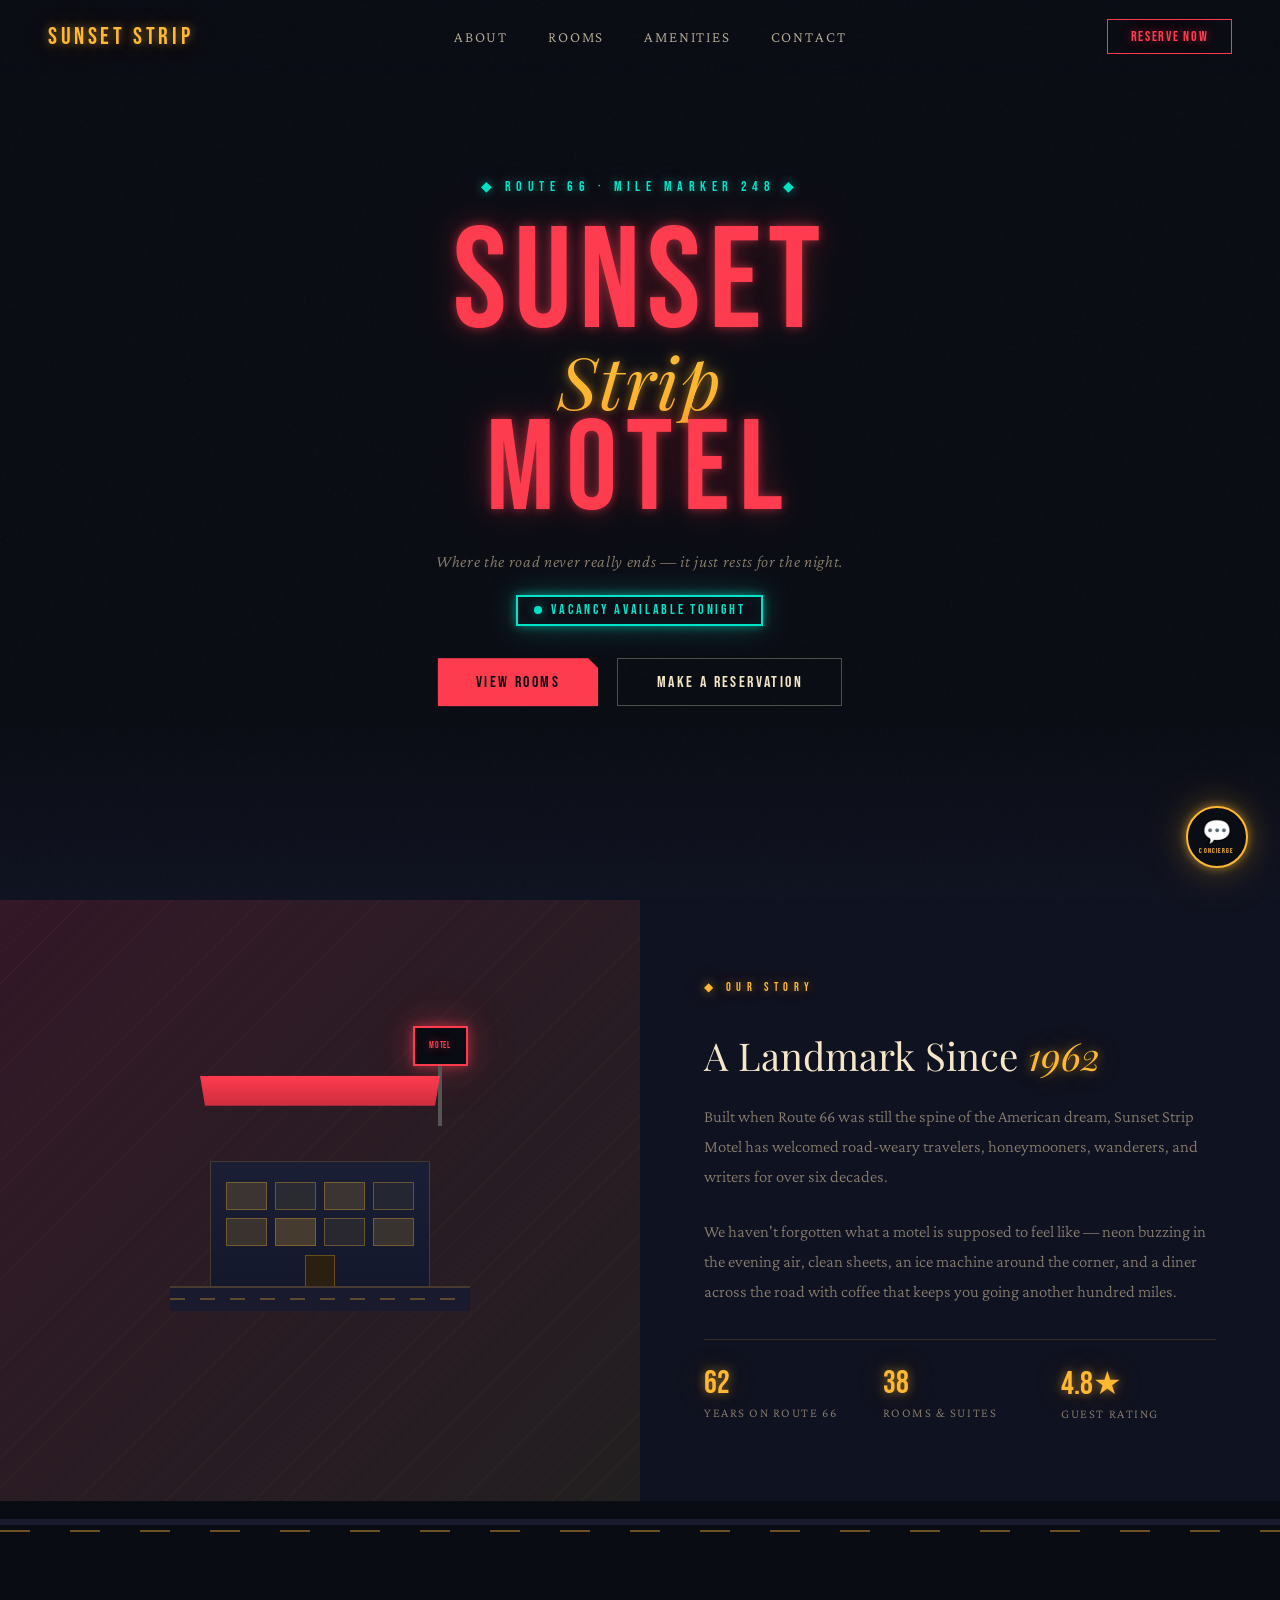
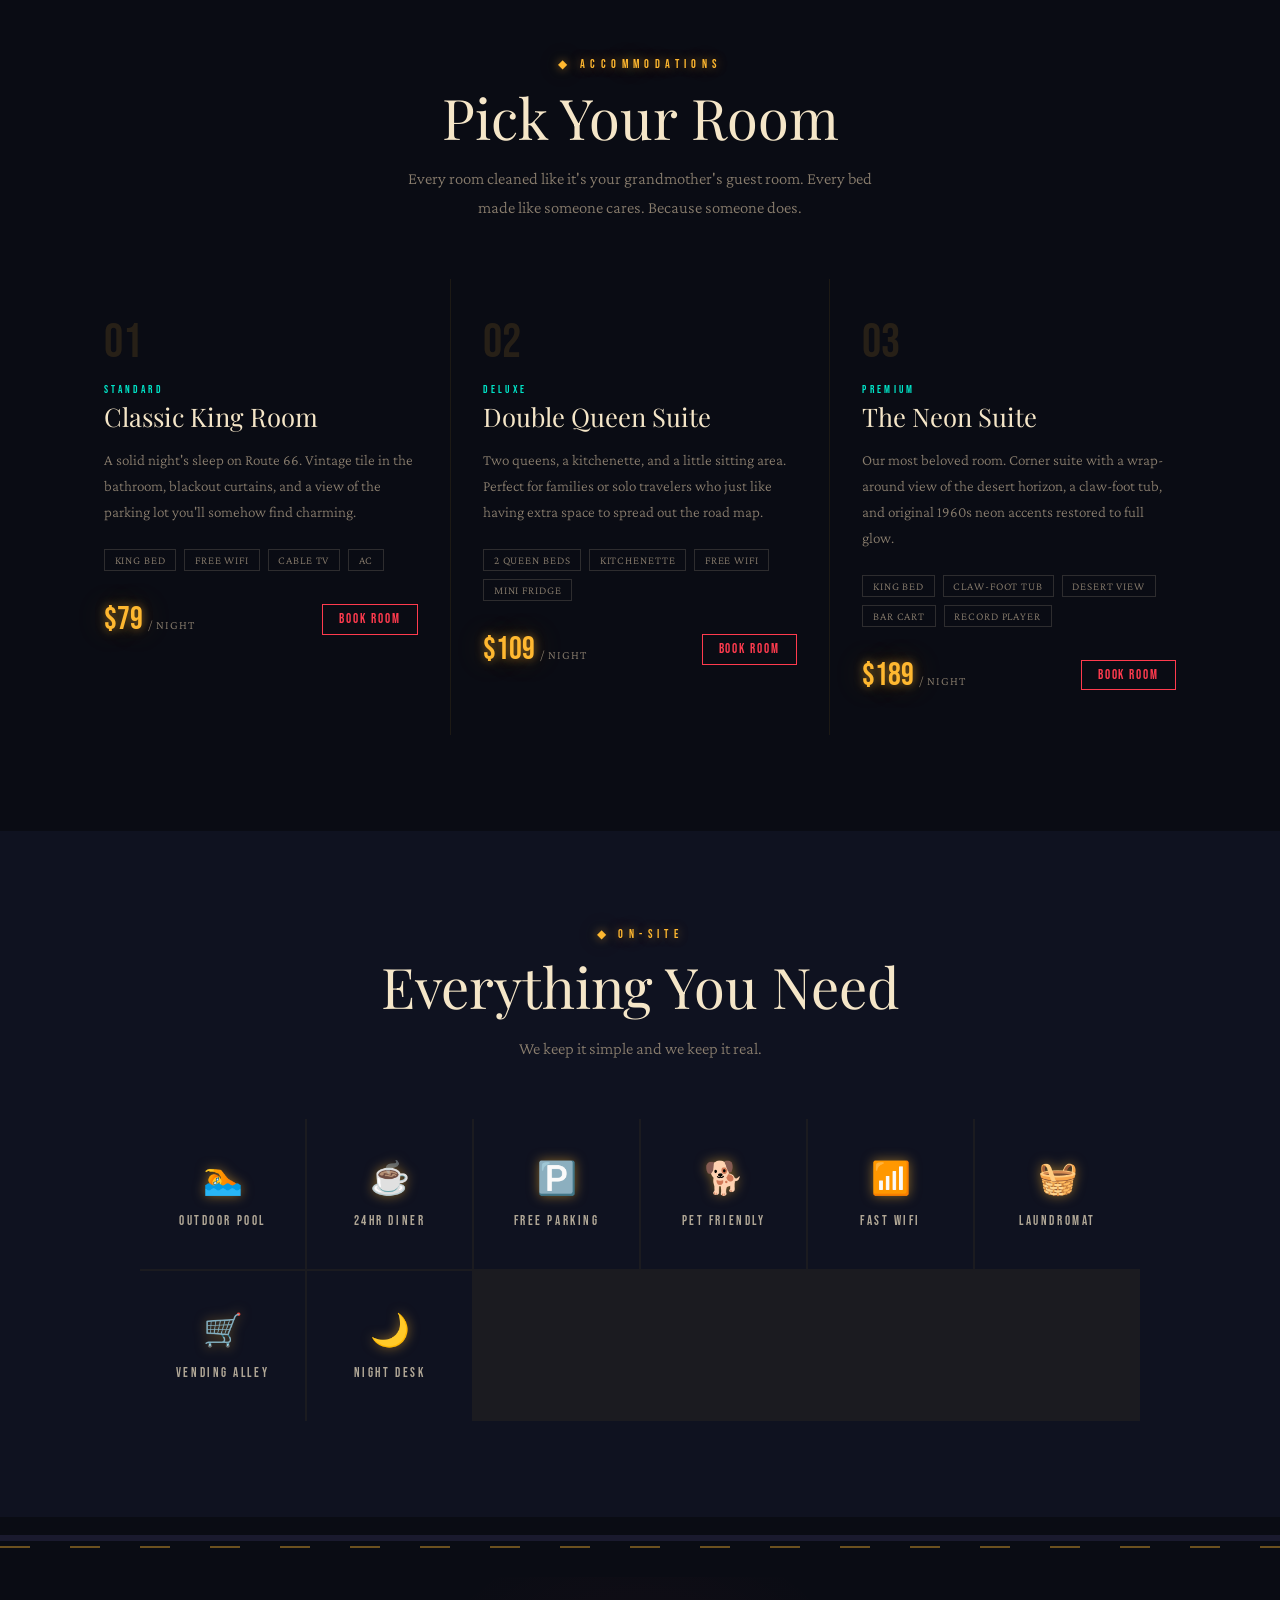
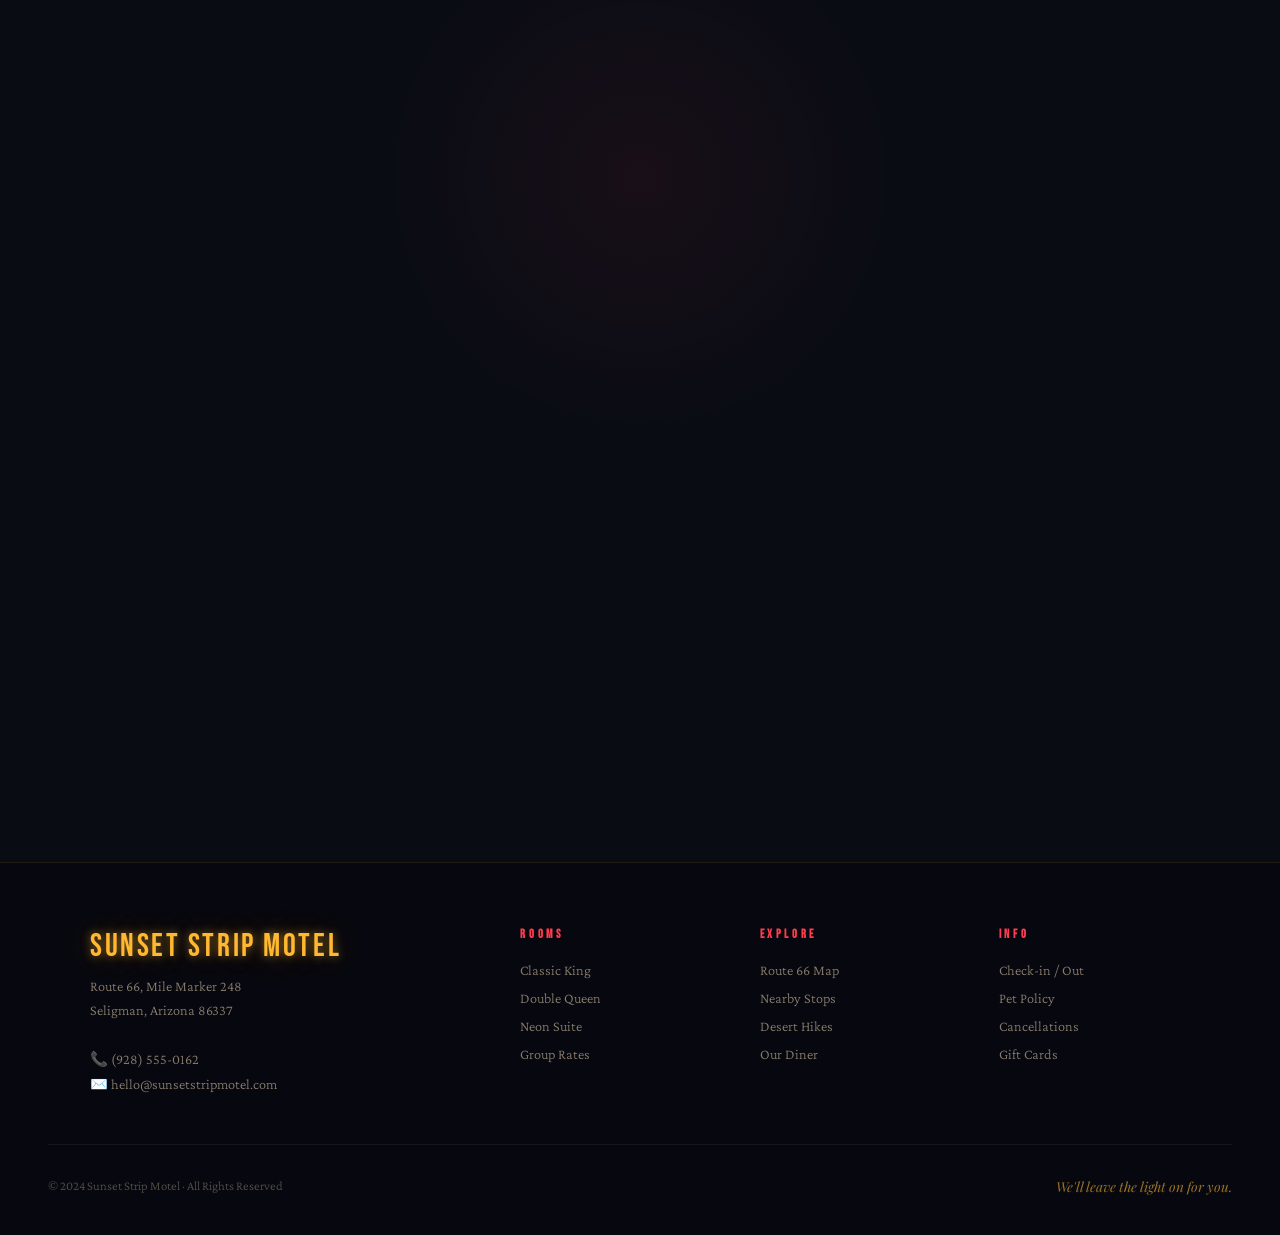
<file: motel-demo.html>
<!DOCTYPE html>
<html lang="en">
<head>
<meta charset="UTF-8">
<meta name="viewport" content="width=device-width, initial-scale=1.0">
<title>Sunset Strip Motel — Route 66</title>
<link rel="preconnect" href="https://fonts.googleapis.com">
<link href="https://fonts.googleapis.com/css2?family=Playfair+Display:ital,wght@0,400;0,700;1,400&family=Bebas+Neue&family=Crimson+Pro:ital,wght@0,300;0,400;1,300&display=swap" rel="stylesheet">

<style>
  *, *::before, *::after { box-sizing: border-box; margin: 0; padding: 0; }

  :root {
    --night: #0a0c14;
    --deep: #0f1220;
    --neon-red: #ff3b4e;
    --neon-amber: #ffb830;
    --neon-teal: #00e5c8;
    --neon-pink: #ff6b9d;
    --cream: #f5e6c8;
    --muted: #8a7e6e;
    --glow-red: 0 0 10px #ff3b4e88, 0 0 30px #ff3b4e44, 0 0 60px #ff3b4e22;
    --glow-amber: 0 0 10px #ffb83088, 0 0 30px #ffb83044, 0 0 60px #ffb83022;
    --glow-teal: 0 0 10px #00e5c888, 0 0 30px #00e5c844;
  }

  html { scroll-behavior: smooth; }

  body {
    background: var(--night);
    color: var(--cream);
    font-family: 'Crimson Pro', Georgia, serif;
    font-weight: 300;
    overflow-x: hidden;
    cursor: default;
  }

  /* ── NOISE OVERLAY ── */
  body::before {
    content: '';
    position: fixed;
    inset: 0;
    background-image: url("data:image/svg+xml,%3Csvg viewBox='0 0 256 256' xmlns='http://www.w3.org/2000/svg'%3E%3Cfilter id='noise'%3E%3CfeTurbulence type='fractalNoise' baseFrequency='0.9' numOctaves='4' stitchTiles='stitch'/%3E%3C/filter%3E%3Crect width='100%25' height='100%25' filter='url(%23noise)' opacity='0.04'/%3E%3C/svg%3E");
    pointer-events: none;
    z-index: 9999;
    opacity: 0.5;
  }

  /* ── NAV ── */
  nav {
    position: fixed;
    top: 0; left: 0; right: 0;
    z-index: 100;
    display: flex;
    align-items: center;
    justify-content: space-between;
    padding: 1.2rem 3rem;
    background: linear-gradient(to bottom, rgba(10,12,20,0.95), transparent);
    backdrop-filter: blur(2px);
  }

  .nav-logo {
    font-family: 'Bebas Neue', sans-serif;
    font-size: 1.5rem;
    letter-spacing: 0.15em;
    color: var(--neon-amber);
    text-shadow: var(--glow-amber);
  }

  .nav-links {
    display: flex;
    gap: 2.5rem;
    list-style: none;
  }

  .nav-links a {
    font-family: 'Crimson Pro', serif;
    font-size: 0.95rem;
    letter-spacing: 0.12em;
    text-transform: uppercase;
    color: var(--cream);
    text-decoration: none;
    opacity: 0.75;
    transition: opacity 0.2s, color 0.2s;
  }

  .nav-links a:hover {
    opacity: 1;
    color: var(--neon-amber);
  }

  .nav-book {
    background: transparent;
    border: 1px solid var(--neon-red);
    color: var(--neon-red);
    font-family: 'Bebas Neue', sans-serif;
    letter-spacing: 0.12em;
    font-size: 0.9rem;
    padding: 0.5rem 1.4rem;
    cursor: pointer;
    transition: background 0.2s, box-shadow 0.2s;
    text-shadow: var(--glow-red);
    box-shadow: inset 0 0 0 0 var(--neon-red);
  }

  .nav-book:hover {
    background: var(--neon-red);
    color: var(--night);
    box-shadow: var(--glow-red);
    text-shadow: none;
  }

  /* ── HERO ── */
  #hero {
    min-height: 100vh;
    display: grid;
    grid-template-rows: 1fr;
    place-items: center;
    position: relative;
    overflow: hidden;
    padding-top: 5rem;
  }

  /* Stars */
  #hero::before {
    content: '';
    position: absolute;
    inset: 0;
    background:
      radial-gradient(1px 1px at 10% 15%, #fff8 0, transparent 0),
      radial-gradient(1px 1px at 25% 40%, #fff6 0, transparent 0),
      radial-gradient(1.5px 1.5px at 40% 8%, #fff9 0, transparent 0),
      radial-gradient(1px 1px at 60% 30%, #fff7 0, transparent 0),
      radial-gradient(1px 1px at 75% 12%, #fff8 0, transparent 0),
      radial-gradient(1.5px 1.5px at 85% 55%, #fff6 0, transparent 0),
      radial-gradient(1px 1px at 90% 20%, #fff9 0, transparent 0),
      radial-gradient(1px 1px at 15% 65%, #fff5 0, transparent 0),
      radial-gradient(2px 2px at 50% 50%, #fff4 0, transparent 0),
      radial-gradient(1px 1px at 35% 80%, #fff6 0, transparent 0);
    animation: twinkle 6s infinite alternate;
  }

  @keyframes twinkle {
    0% { opacity: 0.6; }
    50% { opacity: 1; }
    100% { opacity: 0.7; }
  }

  /* Road gradient at bottom */
  #hero::after {
    content: '';
    position: absolute;
    bottom: 0; left: 0; right: 0;
    height: 180px;
    background: linear-gradient(to top, rgba(15,18,32,1) 0%, transparent 100%);
  }

  .hero-content {
    position: relative;
    z-index: 2;
    text-align: center;
    display: flex;
    flex-direction: column;
    align-items: center;
    gap: 1.5rem;
    animation: fadeUp 1.2s ease both;
  }

  @keyframes fadeUp {
    from { opacity: 0; transform: translateY(30px); }
    to { opacity: 1; transform: translateY(0); }
  }

  .hero-eyebrow {
    font-family: 'Bebas Neue', sans-serif;
    font-size: 0.85rem;
    letter-spacing: 0.4em;
    color: var(--neon-teal);
    text-shadow: var(--glow-teal);
    animation: fadeUp 1s 0.2s both;
  }

  /* NEON SIGN */
  .neon-sign {
    line-height: 0.9;
    animation: fadeUp 1s 0.4s both;
  }

  .neon-sign .line1 {
    font-family: 'Bebas Neue', sans-serif;
    font-size: clamp(4rem, 12vw, 9rem);
    letter-spacing: 0.05em;
    color: var(--neon-red);
    text-shadow: var(--glow-red);
    display: block;
    animation: flicker 8s 3s infinite;
  }

  .neon-sign .line2 {
    font-family: 'Playfair Display', serif;
    font-style: italic;
    font-size: clamp(2rem, 6vw, 4.5rem);
    color: var(--neon-amber);
    text-shadow: var(--glow-amber);
    display: block;
    letter-spacing: 0.02em;
  }

  .neon-sign .line3 {
    font-family: 'Bebas Neue', sans-serif;
    font-size: clamp(3.5rem, 10vw, 8rem);
    letter-spacing: 0.08em;
    color: var(--neon-red);
    text-shadow: var(--glow-red);
    display: block;
    animation: flicker 8s 5s infinite;
  }

  @keyframes flicker {
    0%, 97%, 100% { opacity: 1; }
    98% { opacity: 0.6; }
    98.5% { opacity: 1; }
    99% { opacity: 0.4; }
    99.5% { opacity: 1; }
  }

  .hero-tag {
    font-size: 1.05rem;
    color: var(--muted);
    font-style: italic;
    letter-spacing: 0.04em;
    animation: fadeUp 1s 0.6s both;
  }

  .hero-cta {
    display: flex;
    gap: 1.2rem;
    margin-top: 0.5rem;
    animation: fadeUp 1s 0.8s both;
  }

  .btn-primary {
    background: var(--neon-red);
    color: var(--night);
    border: none;
    font-family: 'Bebas Neue', sans-serif;
    font-size: 1rem;
    letter-spacing: 0.15em;
    padding: 0.85rem 2.4rem;
    cursor: pointer;
    box-shadow: var(--glow-red);
    transition: transform 0.2s, box-shadow 0.2s;
    clip-path: polygon(0 0, calc(100% - 10px) 0, 100% 10px, 100% 100%, 0 100%);
  }

  .btn-primary:hover {
    transform: translateY(-2px);
    box-shadow: 0 0 20px #ff3b4eaa, 0 0 50px #ff3b4e66;
  }

  .btn-ghost {
    background: transparent;
    color: var(--cream);
    border: 1px solid rgba(245,230,200,0.3);
    font-family: 'Bebas Neue', sans-serif;
    font-size: 1rem;
    letter-spacing: 0.15em;
    padding: 0.85rem 2.4rem;
    cursor: pointer;
    transition: border-color 0.2s, color 0.2s;
  }

  .btn-ghost:hover {
    border-color: var(--cream);
    color: var(--cream);
  }

  /* Vacancy sign */
  .vacancy-badge {
    display: inline-flex;
    align-items: center;
    gap: 0.6rem;
    border: 2px solid var(--neon-teal);
    color: var(--neon-teal);
    font-family: 'Bebas Neue', sans-serif;
    font-size: 0.85rem;
    letter-spacing: 0.2em;
    padding: 0.35rem 1rem;
    box-shadow: var(--glow-teal), inset 0 0 15px rgba(0,229,200,0.08);
    animation: fadeUp 1s 1s both, pulse-teal 2s 2s infinite;
  }

  @keyframes pulse-teal {
    0%, 100% { box-shadow: var(--glow-teal), inset 0 0 15px rgba(0,229,200,0.08); }
    50% { box-shadow: 0 0 20px #00e5c8aa, 0 0 50px #00e5c866, inset 0 0 15px rgba(0,229,200,0.15); }
  }

  .vacancy-dot {
    width: 8px; height: 8px;
    background: var(--neon-teal);
    border-radius: 50%;
    animation: blink 1s infinite;
    box-shadow: var(--glow-teal);
  }

  @keyframes blink { 0%,100%{opacity:1} 50%{opacity:0.2} }

  /* Road element */
  .road {
    position: absolute;
    bottom: 0; left: 50%;
    transform: translateX(-50%);
    width: 200px;
    height: 120px;
    z-index: 1;
    opacity: 0.35;
  }

  /* ── SECTION COMMONS ── */
  section {
    padding: 6rem 2rem;
  }

  .section-label {
    font-family: 'Bebas Neue', sans-serif;
    font-size: 0.75rem;
    letter-spacing: 0.45em;
    color: var(--neon-amber);
    text-shadow: var(--glow-amber);
    text-align: center;
    margin-bottom: 0.8rem;
  }

  .section-title {
    font-family: 'Playfair Display', serif;
    font-size: clamp(2rem, 5vw, 3.5rem);
    text-align: center;
    font-weight: 400;
    margin-bottom: 1rem;
    line-height: 1.15;
  }

  .section-sub {
    text-align: center;
    color: var(--muted);
    font-size: 1.05rem;
    max-width: 500px;
    margin: 0 auto 3.5rem;
    line-height: 1.7;
  }

  /* ── ABOUT STRIP ── */
  #about {
    background: var(--deep);
    display: grid;
    grid-template-columns: 1fr 1fr;
    gap: 0;
    padding: 0;
    min-height: 420px;
    overflow: hidden;
  }

  .about-visual {
    background:
      linear-gradient(135deg, rgba(255,59,78,0.15) 0%, rgba(255,184,48,0.08) 100%),
      repeating-linear-gradient(
        -45deg,
        transparent,
        transparent 20px,
        rgba(255,184,48,0.03) 20px,
        rgba(255,184,48,0.03) 21px
      );
    display: flex;
    align-items: center;
    justify-content: center;
    position: relative;
    overflow: hidden;
    min-height: 420px;
  }

  .motel-illustration {
    width: 100%;
    height: 100%;
    display: flex;
    align-items: center;
    justify-content: center;
    padding: 3rem;
  }

  /* Simple SVG-style motel art via CSS */
  .motel-art {
    position: relative;
    width: 260px;
    height: 200px;
  }

  .motel-building {
    position: absolute;
    bottom: 0; left: 50%;
    transform: translateX(-50%);
    width: 220px;
    height: 140px;
    background: linear-gradient(to bottom, #1a1f35, #12172a);
    border: 1px solid rgba(255,184,48,0.2);
  }

  .motel-roof {
    position: absolute;
    top: -25px; left: 50%;
    transform: translateX(-50%);
    width: 240px;
    height: 30px;
    background: linear-gradient(to bottom, #ff3b4e, #cc2e3e);
    box-shadow: var(--glow-red);
    clip-path: polygon(5px 100%, 0 0, 100% 0, calc(100% - 5px) 100%);
  }

  .motel-sign-art {
    position: absolute;
    top: -75px; right: -20px;
    width: 60px;
    height: 100px;
    display: flex;
    flex-direction: column;
    align-items: center;
  }

  .sign-pole {
    width: 4px;
    height: 60px;
    background: #555;
    margin-top: auto;
  }

  .sign-box {
    width: 55px;
    height: 40px;
    background: var(--night);
    border: 2px solid var(--neon-red);
    display: flex;
    align-items: center;
    justify-content: center;
    font-family: 'Bebas Neue', sans-serif;
    font-size: 0.55rem;
    letter-spacing: 0.08em;
    color: var(--neon-red);
    text-shadow: var(--glow-red);
    box-shadow: var(--glow-red);
    animation: flicker 8s 2s infinite;
  }

  .motel-windows {
    display: grid;
    grid-template-columns: repeat(4, 1fr);
    gap: 8px;
    padding: 20px 15px 30px;
  }

  .motel-window {
    height: 28px;
    background: rgba(255,184,48,0.15);
    border: 1px solid rgba(255,184,48,0.3);
    animation: window-glow 3s infinite alternate;
  }

  .motel-window:nth-child(2) { animation-delay: 0.5s; background: rgba(255,184,48,0.08); }
  .motel-window:nth-child(3) { animation-delay: 1.2s; }
  .motel-window:nth-child(4) { animation-delay: 0.8s; background: rgba(255,184,48,0.05); }
  .motel-window:nth-child(5) { animation-delay: 1.5s; }
  .motel-window:nth-child(6) { animation-delay: 0.3s; background: rgba(255,184,48,0.2); }
  .motel-window:nth-child(7) { animation-delay: 1s; background: rgba(255,184,48,0.08); }
  .motel-window:nth-child(8) { animation-delay: 0.7s; }

  @keyframes window-glow {
    from { background: rgba(255,184,48,0.08); }
    to { background: rgba(255,184,48,0.25); }
  }

  .motel-door {
    position: absolute;
    bottom: 0; left: 50%;
    transform: translateX(-50%);
    width: 30px;
    height: 45px;
    background: #2a1f10;
    border: 1px solid rgba(255,184,48,0.3);
    border-bottom: none;
  }

  .road-art {
    position: absolute;
    bottom: -10px; left: 50%;
    transform: translateX(-50%);
    width: 300px;
    height: 25px;
    background: #1a1a2e;
    border-top: 2px solid rgba(255,184,48,0.2);
  }

  .road-dashes {
    position: absolute;
    top: 50%; left: 0; right: 0;
    transform: translateY(-50%);
    height: 2px;
    background: repeating-linear-gradient(
      to right,
      rgba(255,184,48,0.3) 0, rgba(255,184,48,0.3) 15px,
      transparent 15px, transparent 30px
    );
  }

  .about-text {
    padding: 5rem 4rem;
    display: flex;
    flex-direction: column;
    justify-content: center;
    gap: 1.5rem;
  }

  .about-text h2 {
    font-family: 'Playfair Display', serif;
    font-size: 2.4rem;
    font-weight: 400;
    line-height: 1.2;
  }

  .about-text h2 em {
    color: var(--neon-amber);
    font-style: italic;
    text-shadow: var(--glow-amber);
  }

  .about-text p {
    color: var(--muted);
    line-height: 1.8;
    font-size: 1.05rem;
  }

  .about-stats {
    display: grid;
    grid-template-columns: repeat(3, 1fr);
    gap: 1.5rem;
    margin-top: 0.5rem;
    border-top: 1px solid rgba(255,184,48,0.15);
    padding-top: 1.5rem;
  }

  .stat-num {
    font-family: 'Bebas Neue', sans-serif;
    font-size: 2rem;
    color: var(--neon-amber);
    text-shadow: var(--glow-amber);
    display: block;
  }

  .stat-label {
    font-size: 0.8rem;
    letter-spacing: 0.12em;
    text-transform: uppercase;
    color: var(--muted);
  }

  /* ── ROOMS ── */
  #rooms {
    background: var(--night);
    max-width: 1200px;
    margin: 0 auto;
  }

  .rooms-grid {
    display: grid;
    grid-template-columns: repeat(auto-fit, minmax(300px, 1fr));
    gap: 1.5px;
    background: rgba(255,184,48,0.08);
  }

  .room-card {
    background: var(--night);
    padding: 2.5rem 2rem;
    position: relative;
    transition: background 0.3s;
    overflow: hidden;
    cursor: pointer;
  }

  .room-card::before {
    content: '';
    position: absolute;
    top: 0; left: 0; right: 0;
    height: 2px;
    background: var(--neon-amber);
    transform: scaleX(0);
    transform-origin: left;
    transition: transform 0.4s ease;
  }

  .room-card:hover { background: #0f1220; }
  .room-card:hover::before { transform: scaleX(1); }

  .room-num {
    font-family: 'Bebas Neue', sans-serif;
    font-size: 3rem;
    color: rgba(255,184,48,0.12);
    line-height: 1;
    margin-bottom: 1rem;
    transition: color 0.3s;
  }

  .room-card:hover .room-num { color: rgba(255,184,48,0.25); }

  .room-type {
    font-family: 'Bebas Neue', sans-serif;
    font-size: 0.7rem;
    letter-spacing: 0.3em;
    color: var(--neon-teal);
    margin-bottom: 0.4rem;
  }

  .room-name {
    font-family: 'Playfair Display', serif;
    font-size: 1.6rem;
    font-weight: 400;
    margin-bottom: 1rem;
    line-height: 1.15;
  }

  .room-desc {
    color: var(--muted);
    font-size: 0.95rem;
    line-height: 1.7;
    margin-bottom: 1.5rem;
  }

  .room-amenities {
    display: flex;
    flex-wrap: wrap;
    gap: 0.5rem;
    margin-bottom: 1.8rem;
  }

  .amenity-tag {
    font-size: 0.7rem;
    letter-spacing: 0.08em;
    text-transform: uppercase;
    padding: 0.25rem 0.6rem;
    border: 1px solid rgba(245,230,200,0.15);
    color: var(--muted);
  }

  .room-footer {
    display: flex;
    align-items: center;
    justify-content: space-between;
  }

  .room-price {
    display: flex;
    align-items: baseline;
    gap: 0.3rem;
  }

  .price-val {
    font-family: 'Bebas Neue', sans-serif;
    font-size: 2rem;
    color: var(--neon-amber);
    text-shadow: var(--glow-amber);
  }

  .price-unit {
    font-size: 0.75rem;
    color: var(--muted);
    letter-spacing: 0.08em;
    text-transform: uppercase;
  }

  .room-btn {
    font-family: 'Bebas Neue', sans-serif;
    font-size: 0.8rem;
    letter-spacing: 0.15em;
    color: var(--neon-red);
    background: none;
    border: 1px solid var(--neon-red);
    padding: 0.4rem 1rem;
    cursor: pointer;
    transition: all 0.2s;
  }

  .room-btn:hover {
    background: var(--neon-red);
    color: var(--night);
    box-shadow: var(--glow-red);
  }

  /* ── AMENITIES ── */
  #amenities {
    background: var(--deep);
    text-align: center;
  }

  .amenities-grid {
    display: grid;
    grid-template-columns: repeat(auto-fit, minmax(160px, 1fr));
    gap: 2px;
    max-width: 1000px;
    margin: 0 auto;
    background: rgba(255,184,48,0.05);
  }

  .amenity-item {
    background: var(--deep);
    padding: 2.5rem 1.5rem;
    display: flex;
    flex-direction: column;
    align-items: center;
    gap: 1rem;
    transition: background 0.3s;
  }

  .amenity-item:hover { background: #141826; }

  .amenity-icon {
    font-size: 2rem;
    filter: drop-shadow(0 0 6px rgba(255,184,48,0.5));
  }

  .amenity-name {
    font-family: 'Bebas Neue', sans-serif;
    font-size: 0.8rem;
    letter-spacing: 0.2em;
    color: var(--cream);
    opacity: 0.7;
  }

  /* ── BOOKING ── */
  #booking {
    background: var(--night);
    position: relative;
    overflow: hidden;
  }

  #booking::before {
    content: '';
    position: absolute;
    top: -100px; left: 50%;
    transform: translateX(-50%);
    width: 600px;
    height: 600px;
    background: radial-gradient(circle, rgba(255,59,78,0.06) 0%, transparent 60%);
    pointer-events: none;
  }

  .booking-inner {
    max-width: 700px;
    margin: 0 auto;
    position: relative;
  }

  .booking-form {
    background: var(--deep);
    border: 1px solid rgba(255,184,48,0.15);
    padding: 3rem;
    display: grid;
    grid-template-columns: 1fr 1fr;
    gap: 1.5rem;
  }

  .booking-form .full-width { grid-column: 1 / -1; }

  .form-group {
    display: flex;
    flex-direction: column;
    gap: 0.4rem;
  }

  .form-label {
    font-family: 'Bebas Neue', sans-serif;
    font-size: 0.7rem;
    letter-spacing: 0.25em;
    color: var(--muted);
  }

  .form-input, .form-select {
    background: rgba(255,255,255,0.04);
    border: 1px solid rgba(255,184,48,0.2);
    color: var(--cream);
    font-family: 'Crimson Pro', serif;
    font-size: 1rem;
    padding: 0.75rem 1rem;
    outline: none;
    transition: border-color 0.2s;
    appearance: none;
  }

  .form-input:focus, .form-select:focus {
    border-color: var(--neon-amber);
  }

  .form-input::placeholder { color: var(--muted); opacity: 0.5; }

  .form-select option { background: var(--deep); }

  .submit-btn {
    width: 100%;
    padding: 1rem;
    background: var(--neon-red);
    color: var(--night);
    border: none;
    font-family: 'Bebas Neue', sans-serif;
    font-size: 1.1rem;
    letter-spacing: 0.2em;
    cursor: pointer;
    transition: box-shadow 0.2s, transform 0.2s;
    box-shadow: var(--glow-red);
    clip-path: polygon(0 0, calc(100% - 12px) 0, 100% 12px, 100% 100%, 12px 100%, 0 calc(100% - 12px));
  }

  .submit-btn:hover {
    transform: translateY(-2px);
    box-shadow: 0 0 25px #ff3b4eaa, 0 0 60px #ff3b4e55;
  }

  /* ── DIVIDER ── */
  .road-divider {
    height: 60px;
    background:
      linear-gradient(to bottom, var(--night) 30%, #1a1a2e 30%, #1a1a2e 40%, var(--night) 40%);
    position: relative;
    overflow: hidden;
  }

  .road-divider::after {
    content: '';
    position: absolute;
    top: 50%; left: 0; right: 0;
    height: 2px;
    transform: translateY(-50%);
    background: repeating-linear-gradient(
      to right,
      rgba(255,184,48,0.4) 0, rgba(255,184,48,0.4) 30px,
      transparent 30px, transparent 70px
    );
    animation: road-move 3s linear infinite;
  }

  @keyframes road-move {
    from { transform: translateY(-50%) translateX(0); }
    to { transform: translateY(-50%) translateX(-70px); }
  }

  /* ── FOOTER ── */
  footer {
    background: #07080f;
    padding: 4rem 3rem 2.5rem;
    border-top: 1px solid rgba(255,184,48,0.1);
  }

  .footer-inner {
    max-width: 1100px;
    margin: 0 auto;
    display: grid;
    grid-template-columns: 2fr 1fr 1fr 1fr;
    gap: 3rem;
    margin-bottom: 3rem;
  }

  .footer-brand .brand-name {
    font-family: 'Bebas Neue', sans-serif;
    font-size: 2rem;
    letter-spacing: 0.08em;
    color: var(--neon-amber);
    text-shadow: var(--glow-amber);
    display: block;
    margin-bottom: 0.5rem;
  }

  .footer-brand p {
    color: var(--muted);
    font-size: 0.9rem;
    line-height: 1.7;
    max-width: 260px;
  }

  .footer-col h4 {
    font-family: 'Bebas Neue', sans-serif;
    font-size: 0.75rem;
    letter-spacing: 0.3em;
    color: var(--neon-red);
    margin-bottom: 1.2rem;
  }

  .footer-col ul {
    list-style: none;
    display: flex;
    flex-direction: column;
    gap: 0.7rem;
  }

  .footer-col ul a {
    color: var(--muted);
    text-decoration: none;
    font-size: 0.9rem;
    transition: color 0.2s;
  }

  .footer-col ul a:hover { color: var(--cream); }

  .footer-bottom {
    border-top: 1px solid rgba(255,255,255,0.06);
    padding-top: 2rem;
    display: flex;
    justify-content: space-between;
    align-items: center;
  }

  .footer-bottom p {
    font-size: 0.8rem;
    color: var(--muted);
    opacity: 0.6;
  }

  .footer-tagline {
    font-family: 'Playfair Display', serif;
    font-style: italic;
    font-size: 0.85rem;
    color: var(--neon-amber);
    opacity: 0.6;
  }

  /* ── SCROLL REVEAL ── */
  .reveal {
    opacity: 0;
    transform: translateY(25px);
    transition: opacity 0.7s ease, transform 0.7s ease;
  }
  .reveal.visible {
    opacity: 1;
    transform: none;
  }

  /* ── RESPONSIVE ── */
  @media (max-width: 768px) {
    nav { padding: 1rem 1.5rem; }
    .nav-links { display: none; }

    #about { grid-template-columns: 1fr; }
    .about-visual { min-height: 280px; }
    .about-text { padding: 3rem 2rem; }

    .booking-form { grid-template-columns: 1fr; }
    .booking-form .full-width { grid-column: 1; }

    .footer-inner { grid-template-columns: 1fr 1fr; }
    .footer-brand { grid-column: 1 / -1; }
  }
</style>
</head>
<body>

<!-- NAV -->
<nav>
  <div class="nav-logo">Sunset Strip</div>
  <ul class="nav-links">
    <li><a href="#about">About</a></li>
    <li><a href="#rooms">Rooms</a></li>
    <li><a href="#amenities">Amenities</a></li>
    <li><a href="#booking">Contact</a></li>
  </ul>
  <button class="nav-book" onclick="document.getElementById('booking').scrollIntoView({behavior:'smooth'})">Reserve Now</button>
</nav>

<!-- HERO -->
<section id="hero">
  <div class="hero-content">
    <div class="hero-eyebrow">&#9670; Route 66 · Mile Marker 248 &#9670;</div>
    <div class="neon-sign">
      <span class="line1">SUNSET</span>
      <span class="line2">Strip</span>
      <span class="line3">MOTEL</span>
    </div>
    <p class="hero-tag">Where the road never really ends — it just rests for the night.</p>
    <div class="vacancy-badge">
      <span class="vacancy-dot"></span>
      Vacancy Available Tonight
    </div>
    <div class="hero-cta">
      <button class="btn-primary" onclick="document.getElementById('rooms').scrollIntoView({behavior:'smooth'})">View Rooms</button>
      <button class="btn-ghost" onclick="document.getElementById('booking').scrollIntoView({behavior:'smooth'})">Make a Reservation</button>
    </div>
  </div>
</section>

<!-- ABOUT -->
<section id="about">
  <div class="about-visual">
    <div class="motel-illustration">
      <div class="motel-art">
        <div class="motel-sign-art">
          <div class="sign-box">MOTEL</div>
          <div class="sign-pole"></div>
        </div>
        <div class="motel-roof"></div>
        <div class="motel-building">
          <div class="motel-windows">
            <div class="motel-window"></div>
            <div class="motel-window"></div>
            <div class="motel-window"></div>
            <div class="motel-window"></div>
            <div class="motel-window"></div>
            <div class="motel-window"></div>
            <div class="motel-window"></div>
            <div class="motel-window"></div>
          </div>
          <div class="motel-door"></div>
        </div>
        <div class="road-art"><div class="road-dashes"></div></div>
      </div>
    </div>
  </div>
  <div class="about-text reveal">
    <div class="section-label" style="text-align:left">&#9670; Our Story</div>
    <h2>A Landmark Since <em>1962</em></h2>
    <p>
      Built when Route 66 was still the spine of the American dream, Sunset Strip Motel has welcomed road-weary travelers, honeymooners, wanderers, and writers for over six decades.
    </p>
    <p>
      We haven't forgotten what a motel is supposed to feel like — neon buzzing in the evening air, clean sheets, an ice machine around the corner, and a diner across the road with coffee that keeps you going another hundred miles.
    </p>
    <div class="about-stats">
      <div>
        <span class="stat-num">62</span>
        <span class="stat-label">Years on Route 66</span>
      </div>
      <div>
        <span class="stat-num">38</span>
        <span class="stat-label">Rooms & Suites</span>
      </div>
      <div>
        <span class="stat-num">4.8★</span>
        <span class="stat-label">Guest Rating</span>
      </div>
    </div>
  </div>
</section>

<div class="road-divider"></div>

<!-- ROOMS -->
<section id="rooms">
  <div class="section-label reveal">&#9670; Accommodations</div>
  <h2 class="section-title reveal">Pick Your Room</h2>
  <p class="section-sub reveal">Every room cleaned like it's your grandmother's guest room. Every bed made like someone cares. Because someone does.</p>

  <div class="rooms-grid">
    <div class="room-card reveal">
      <div class="room-num">01</div>
      <div class="room-type">Standard</div>
      <h3 class="room-name">Classic King Room</h3>
      <p class="room-desc">A solid night's sleep on Route 66. Vintage tile in the bathroom, blackout curtains, and a view of the parking lot you'll somehow find charming.</p>
      <div class="room-amenities">
        <span class="amenity-tag">King Bed</span>
        <span class="amenity-tag">Free WiFi</span>
        <span class="amenity-tag">Cable TV</span>
        <span class="amenity-tag">AC</span>
      </div>
      <div class="room-footer">
        <div class="room-price">
          <span class="price-val">$79</span>
          <span class="price-unit">/ night</span>
        </div>
        <button class="room-btn">Book Room</button>
      </div>
    </div>

    <div class="room-card reveal">
      <div class="room-num">02</div>
      <div class="room-type">Deluxe</div>
      <h3 class="room-name">Double Queen Suite</h3>
      <p class="room-desc">Two queens, a kitchenette, and a little sitting area. Perfect for families or solo travelers who just like having extra space to spread out the road map.</p>
      <div class="room-amenities">
        <span class="amenity-tag">2 Queen Beds</span>
        <span class="amenity-tag">Kitchenette</span>
        <span class="amenity-tag">Free WiFi</span>
        <span class="amenity-tag">Mini Fridge</span>
      </div>
      <div class="room-footer">
        <div class="room-price">
          <span class="price-val">$109</span>
          <span class="price-unit">/ night</span>
        </div>
        <button class="room-btn">Book Room</button>
      </div>
    </div>

    <div class="room-card reveal">
      <div class="room-num">03</div>
      <div class="room-type">Premium</div>
      <h3 class="room-name">The Neon Suite</h3>
      <p class="room-desc">Our most beloved room. Corner suite with a wrap-around view of the desert horizon, a claw-foot tub, and original 1960s neon accents restored to full glow.</p>
      <div class="room-amenities">
        <span class="amenity-tag">King Bed</span>
        <span class="amenity-tag">Claw-foot Tub</span>
        <span class="amenity-tag">Desert View</span>
        <span class="amenity-tag">Bar Cart</span>
        <span class="amenity-tag">Record Player</span>
      </div>
      <div class="room-footer">
        <div class="room-price">
          <span class="price-val">$189</span>
          <span class="price-unit">/ night</span>
        </div>
        <button class="room-btn">Book Room</button>
      </div>
    </div>
  </div>
</section>

<!-- AMENITIES -->
<section id="amenities">
  <div class="section-label reveal">&#9670; On-Site</div>
  <h2 class="section-title reveal">Everything You Need</h2>
  <p class="section-sub reveal">We keep it simple and we keep it real.</p>

  <div class="amenities-grid">
    <div class="amenity-item reveal"><div class="amenity-icon">🏊</div><div class="amenity-name">Outdoor Pool</div></div>
    <div class="amenity-item reveal"><div class="amenity-icon">☕</div><div class="amenity-name">24hr Diner</div></div>
    <div class="amenity-item reveal"><div class="amenity-icon">🅿️</div><div class="amenity-name">Free Parking</div></div>
    <div class="amenity-item reveal"><div class="amenity-icon">🐕</div><div class="amenity-name">Pet Friendly</div></div>
    <div class="amenity-item reveal"><div class="amenity-icon">📶</div><div class="amenity-name">Fast WiFi</div></div>
    <div class="amenity-item reveal"><div class="amenity-icon">🧺</div><div class="amenity-name">Laundromat</div></div>
    <div class="amenity-item reveal"><div class="amenity-icon">🛒</div><div class="amenity-name">Vending Alley</div></div>
    <div class="amenity-item reveal"><div class="amenity-icon">🌙</div><div class="amenity-name">Night Desk</div></div>
  </div>
</section>

<div class="road-divider"></div>

<!-- BOOKING -->
<section id="booking">
  <div class="section-label reveal">&#9670; Reservations</div>
  <h2 class="section-title reveal">Reserve Your Room</h2>
  <p class="section-sub reveal">Call ahead or fill out the form. Either way, we'll have the light on for you.</p>

  <div class="booking-inner">
    <div class="booking-form reveal">
      <div class="form-group">
        <label class="form-label">First Name</label>
        <input class="form-input" type="text" placeholder="Jack">
      </div>
      <div class="form-group">
        <label class="form-label">Last Name</label>
        <input class="form-input" type="text" placeholder="Kerouac">
      </div>
      <div class="form-group">
        <label class="form-label">Check-In</label>
        <input class="form-input" type="date">
      </div>
      <div class="form-group">
        <label class="form-label">Check-Out</label>
        <input class="form-input" type="date">
      </div>
      <div class="form-group">
        <label class="form-label">Room Type</label>
        <select class="form-select">
          <option value="">Select a room...</option>
          <option>Classic King Room — $79/night</option>
          <option>Double Queen Suite — $109/night</option>
          <option>The Neon Suite — $189/night</option>
        </select>
      </div>
      <div class="form-group">
        <label class="form-label">Guests</label>
        <select class="form-select">
          <option>1 Guest</option>
          <option>2 Guests</option>
          <option>3 Guests</option>
          <option>4+ Guests</option>
        </select>
      </div>
      <div class="form-group full-width">
        <label class="form-label">Special Requests</label>
        <input class="form-input" type="text" placeholder="Crib, early check-in, pet...">
      </div>
      <div class="full-width">
        <button class="submit-btn">Reserve My Room Tonight</button>
      </div>
    </div>
  </div>
</section>

<!-- FOOTER -->
<footer>
  <div class="footer-inner">
    <div class="footer-brand">
      <span class="brand-name">Sunset Strip Motel</span>
      <p>Route 66, Mile Marker 248<br>Seligman, Arizona 86337<br><br>
      📞 (928) 555-0162<br>
      ✉️ hello@sunsetstripmotel.com</p>
    </div>
    <div class="footer-col">
      <h4>Rooms</h4>
      <ul>
        <li><a href="#">Classic King</a></li>
        <li><a href="#">Double Queen</a></li>
        <li><a href="#">Neon Suite</a></li>
        <li><a href="#">Group Rates</a></li>
      </ul>
    </div>
    <div class="footer-col">
      <h4>Explore</h4>
      <ul>
        <li><a href="#">Route 66 Map</a></li>
        <li><a href="#">Nearby Stops</a></li>
        <li><a href="#">Desert Hikes</a></li>
        <li><a href="#">Our Diner</a></li>
      </ul>
    </div>
    <div class="footer-col">
      <h4>Info</h4>
      <ul>
        <li><a href="#">Check-in / Out</a></li>
        <li><a href="#">Pet Policy</a></li>
        <li><a href="#">Cancellations</a></li>
        <li><a href="#">Gift Cards</a></li>
      </ul>
    </div>
  </div>
  <div class="footer-bottom">
    <p>© 2024 Sunset Strip Motel · All Rights Reserved</p>
    <span class="footer-tagline">We'll leave the light on for you.</span>
  </div>
</footer>

<script>
  // Scroll reveal
  const reveals = document.querySelectorAll('.reveal');
  const observer = new IntersectionObserver((entries) => {
    entries.forEach((entry, i) => {
      if (entry.isIntersecting) {
        setTimeout(() => entry.target.classList.add('visible'), i * 80);
        observer.unobserve(entry.target);
      }
    });
  }, { threshold: 0.12 });
  reveals.forEach(el => observer.observe(el));

  // Smooth nav link scrolling
  document.querySelectorAll('a[href^="#"]').forEach(a => {
    a.addEventListener('click', e => {
      e.preventDefault();
      const target = document.querySelector(a.getAttribute('href'));
      if (target) target.scrollIntoView({ behavior: 'smooth' });
    });
  });

  // Nav background on scroll
  const nav = document.querySelector('nav');
  window.addEventListener('scroll', () => {
    if (window.scrollY > 60) {
      nav.style.background = 'rgba(10,12,20,0.97)';
    } else {
      nav.style.background = 'linear-gradient(to bottom, rgba(10,12,20,0.95), transparent)';
    }
  });
</script>

<!-- ── CHATBOT ── -->
<style>
  /* Floating button */
  #chat-toggle {
    position: fixed;
    bottom: 2rem;
    right: 2rem;
    z-index: 500;
    width: 62px;
    height: 62px;
    border-radius: 50%;
    background: var(--night);
    border: 2px solid var(--neon-amber);
    box-shadow: var(--glow-amber);
    cursor: pointer;
    display: flex;
    align-items: center;
    justify-content: center;
    flex-direction: column;
    gap: 2px;
    transition: transform 0.2s, box-shadow 0.2s;
    animation: pulse-amber 3s infinite;
  }
  @keyframes pulse-amber {
    0%,100% { box-shadow: var(--glow-amber); }
    50% { box-shadow: 0 0 20px #ffb830cc, 0 0 50px #ffb83066; }
  }
  #chat-toggle:hover { transform: scale(1.08); }
  #chat-toggle .toggle-icon { font-size: 1.5rem; transition: opacity 0.2s; }
  #chat-toggle .toggle-label {
    font-family: 'Bebas Neue', sans-serif;
    font-size: 0.45rem;
    letter-spacing: 0.15em;
    color: var(--neon-amber);
    line-height: 1;
  }

  /* Notification dot */
  #chat-notif {
    position: fixed;
    bottom: calc(2rem + 42px);
    right: 2rem;
    z-index: 501;
    width: 12px; height: 12px;
    background: var(--neon-red);
    border-radius: 50%;
    border: 2px solid var(--night);
    box-shadow: var(--glow-red);
    animation: blink 1.5s infinite;
    display: none;
  }

  /* Chat window */
  #chat-window {
    position: fixed;
    bottom: 6rem;
    right: 2rem;
    z-index: 499;
    width: 360px;
    max-height: 520px;
    background: var(--deep);
    border: 1px solid rgba(255,184,48,0.25);
    box-shadow: 0 20px 60px rgba(0,0,0,0.6), var(--glow-amber);
    display: flex;
    flex-direction: column;
    transform: scale(0.85) translateY(20px);
    transform-origin: bottom right;
    opacity: 0;
    pointer-events: none;
    transition: transform 0.3s cubic-bezier(0.34,1.56,0.64,1), opacity 0.25s ease;
  }
  #chat-window.open {
    transform: scale(1) translateY(0);
    opacity: 1;
    pointer-events: all;
  }

  /* Header */
  .chat-header {
    background: var(--night);
    border-bottom: 1px solid rgba(255,184,48,0.15);
    padding: 1rem 1.2rem;
    display: flex;
    align-items: center;
    gap: 0.8rem;
    flex-shrink: 0;
  }
  .chat-avatar {
    width: 36px; height: 36px;
    border-radius: 50%;
    background: var(--night);
    border: 1.5px solid var(--neon-amber);
    display: flex;
    align-items: center;
    justify-content: center;
    font-size: 1rem;
    box-shadow: var(--glow-amber);
    flex-shrink: 0;
  }
  .chat-header-info { flex: 1; }
  .chat-agent-name {
    font-family: 'Bebas Neue', sans-serif;
    font-size: 0.85rem;
    letter-spacing: 0.15em;
    color: var(--neon-amber);
  }
  .chat-status {
    font-size: 0.7rem;
    color: var(--neon-teal);
    display: flex;
    align-items: center;
    gap: 0.3rem;
  }
  .chat-status::before {
    content: '';
    width: 6px; height: 6px;
    background: var(--neon-teal);
    border-radius: 50%;
    animation: blink 1.5s infinite;
  }
  .chat-close {
    background: none;
    border: none;
    color: var(--muted);
    font-size: 1.1rem;
    cursor: pointer;
    padding: 0.2rem 0.4rem;
    transition: color 0.2s;
  }
  .chat-close:hover { color: var(--cream); }

  /* Messages */
  .chat-messages {
    flex: 1;
    overflow-y: auto;
    padding: 1.2rem;
    display: flex;
    flex-direction: column;
    gap: 0.9rem;
    scroll-behavior: smooth;
  }
  .chat-messages::-webkit-scrollbar { width: 3px; }
  .chat-messages::-webkit-scrollbar-track { background: transparent; }
  .chat-messages::-webkit-scrollbar-thumb { background: rgba(255,184,48,0.3); border-radius: 2px; }

  .msg {
    display: flex;
    flex-direction: column;
    max-width: 84%;
    animation: msgIn 0.3s ease both;
  }
  @keyframes msgIn {
    from { opacity: 0; transform: translateY(8px); }
    to { opacity: 1; transform: translateY(0); }
  }
  .msg.bot { align-self: flex-start; }
  .msg.user { align-self: flex-end; }

  .msg-bubble {
    padding: 0.65rem 0.9rem;
    font-size: 0.88rem;
    line-height: 1.55;
    border-radius: 2px;
  }
  .msg.bot .msg-bubble {
    background: rgba(255,184,48,0.07);
    border: 1px solid rgba(255,184,48,0.15);
    color: var(--cream);
    border-radius: 2px 12px 12px 2px;
  }
  .msg.user .msg-bubble {
    background: var(--neon-red);
    color: var(--night);
    font-weight: 400;
    border-radius: 12px 2px 2px 12px;
  }
  .msg-time {
    font-size: 0.65rem;
    color: var(--muted);
    margin-top: 0.2rem;
    opacity: 0.6;
  }
  .msg.user .msg-time { text-align: right; }

  /* Typing indicator */
  .typing-bubble {
    display: flex;
    align-items: center;
    gap: 4px;
    padding: 0.65rem 0.9rem;
    background: rgba(255,184,48,0.07);
    border: 1px solid rgba(255,184,48,0.15);
    width: fit-content;
    border-radius: 2px 12px 12px 2px;
  }
  .typing-bubble span {
    width: 6px; height: 6px;
    background: var(--neon-amber);
    border-radius: 50%;
    animation: typing-dot 1.2s infinite;
  }
  .typing-bubble span:nth-child(2) { animation-delay: 0.2s; }
  .typing-bubble span:nth-child(3) { animation-delay: 0.4s; }
  @keyframes typing-dot {
    0%,60%,100% { transform: translateY(0); opacity: 0.4; }
    30% { transform: translateY(-5px); opacity: 1; }
  }

  /* Quick replies */
  .quick-replies {
    display: flex;
    flex-wrap: wrap;
    gap: 0.4rem;
    padding: 0 1.2rem 0.8rem;
  }
  .quick-btn {
    font-family: 'Crimson Pro', serif;
    font-size: 0.8rem;
    padding: 0.3rem 0.75rem;
    background: transparent;
    border: 1px solid rgba(255,184,48,0.3);
    color: var(--neon-amber);
    cursor: pointer;
    transition: all 0.2s;
    border-radius: 2px;
  }
  .quick-btn:hover {
    background: rgba(255,184,48,0.1);
    border-color: var(--neon-amber);
  }

  /* Input area */
  .chat-input-area {
    border-top: 1px solid rgba(255,184,48,0.12);
    padding: 0.8rem 1rem;
    display: flex;
    gap: 0.6rem;
    flex-shrink: 0;
  }
  .chat-input {
    flex: 1;
    background: rgba(255,255,255,0.04);
    border: 1px solid rgba(255,184,48,0.2);
    color: var(--cream);
    font-family: 'Crimson Pro', serif;
    font-size: 0.9rem;
    padding: 0.55rem 0.8rem;
    outline: none;
    transition: border-color 0.2s;
    border-radius: 2px;
  }
  .chat-input:focus { border-color: var(--neon-amber); }
  .chat-input::placeholder { color: var(--muted); opacity: 0.5; font-style: italic; }
  .chat-send {
    background: var(--neon-amber);
    border: none;
    color: var(--night);
    font-size: 1rem;
    width: 36px;
    height: 36px;
    display: flex;
    align-items: center;
    justify-content: center;
    cursor: pointer;
    border-radius: 2px;
    flex-shrink: 0;
    transition: box-shadow 0.2s, transform 0.15s;
  }
  .chat-send:hover {
    box-shadow: var(--glow-amber);
    transform: scale(1.05);
  }
  .chat-send:disabled { opacity: 0.4; cursor: not-allowed; transform: none; }

  @media (max-width: 420px) {
    #chat-window { right: 1rem; left: 1rem; width: auto; }
    #chat-toggle { bottom: 1.2rem; right: 1.2rem; }
  }
</style>

<!-- Chat toggle button -->
<div id="chat-notif"></div>
<button id="chat-toggle" onclick="toggleChat()" aria-label="Open chat">
  <span class="toggle-icon" id="toggle-icon">💬</span>
  <span class="toggle-label">CONCIERGE</span>
</button>

<!-- Chat window -->
<div id="chat-window">
  <div class="chat-header">
    <div class="chat-avatar">🏨</div>
    <div class="chat-header-info">
      <div class="chat-agent-name">Sunny — Night Concierge</div>
      <div class="chat-status">Online now</div>
    </div>
    <button class="chat-close" onclick="toggleChat()">✕</button>
  </div>

  <div class="chat-messages" id="chat-messages"></div>

  <div class="quick-replies" id="quick-replies">
    <button class="quick-btn" onclick="sendQuick('What rooms do you have?')">Rooms</button>
    <button class="quick-btn" onclick="sendQuick('How much does a room cost?')">Pricing</button>
    <button class="quick-btn" onclick="sendQuick('Do you allow pets?')">Pets</button>
    <button class="quick-btn" onclick="sendQuick('Where are you located?')">Location</button>
  </div>

  <div class="chat-input-area">
    <input class="chat-input" id="chat-input" type="text" placeholder="Ask me anything..." maxlength="300"
      onkeydown="if(event.key==='Enter') sendMessage()">
    <button class="chat-send" id="chat-send" onclick="sendMessage()" title="Send">➤</button>
  </div>
</div>

<script>
  // ── CHATBOT STATE ──
  let chatOpen = false;
  let chatHistory = [];
  let isBotTyping = false;

  const SYSTEM_PROMPT = `You are Sunny, the warm and slightly nostalgic night concierge at Sunset Strip Motel on Route 66, Seligman, Arizona. You've worked here since 1987 and you love this place like family.

Speak in a friendly, slightly folksy tone. Keep replies short — 2-4 sentences max. Use the occasional Route 66 metaphor. Never be robotic.

Key facts:
- 38 rooms total. Three types:
  • Classic King Room: $79/night. King bed, free WiFi, cable TV, AC.
  • Double Queen Suite: $109/night. 2 queens, kitchenette, mini fridge.
  • The Neon Suite: $189/night. Corner suite, claw-foot tub, desert view, bar cart, record player.
- Check-in: 2 PM. Check-out: 11 AM. Early/late arrangements possible.
- Pet-friendly (small pets, $15/night fee).
- Amenities: outdoor pool, 24hr diner next door, free parking, laundromat, vending alley, night desk.
- Location: Route 66, Mile Marker 248, Seligman, AZ 86337.
- Phone: (928) 555-0162. Email: hello@sunsetstripmotel.com
- Cancellation: free up to 48hrs before arrival.
- Built in 1962. Family-owned the whole time.

If asked to book, direct them to the reservation form on this page or call the number above. Never make up information not listed here.`;

  function toggleChat() {
    chatOpen = !chatOpen;
    const win = document.getElementById('chat-window');
    const icon = document.getElementById('toggle-icon');
    const notif = document.getElementById('chat-notif');

    win.classList.toggle('open', chatOpen);
    icon.textContent = chatOpen ? '✕' : '💬';
    notif.style.display = 'none';

    if (chatOpen && chatHistory.length === 0) {
      setTimeout(() => addBotMessage("Hey there, traveler! 🌙 I'm Sunny, your night concierge. Whether you need a room, have a question about Route 66, or just want to know if the pool's warm — I'm here all night. What can I do for you?"), 400);
    }
  }

  function addBotMessage(text) {
    const msgs = document.getElementById('chat-messages');
    const div = document.createElement('div');
    div.className = 'msg bot';
    const time = new Date().toLocaleTimeString([], {hour:'2-digit', minute:'2-digit'});
    div.innerHTML = `<div class="msg-bubble">${text}</div><div class="msg-time">${time}</div>`;
    msgs.appendChild(div);
    msgs.scrollTop = msgs.scrollHeight;
  }

  function addUserMessage(text) {
    const msgs = document.getElementById('chat-messages');
    const div = document.createElement('div');
    div.className = 'msg user';
    const time = new Date().toLocaleTimeString([], {hour:'2-digit', minute:'2-digit'});
    div.innerHTML = `<div class="msg-bubble">${text}</div><div class="msg-time">${time}</div>`;
    msgs.appendChild(div);
    msgs.scrollTop = msgs.scrollHeight;
  }

  function showTyping() {
    const msgs = document.getElementById('chat-messages');
    const div = document.createElement('div');
    div.className = 'msg bot';
    div.id = 'typing-indicator';
    div.innerHTML = `<div class="typing-bubble"><span></span><span></span><span></span></div>`;
    msgs.appendChild(div);
    msgs.scrollTop = msgs.scrollHeight;
  }

  function hideTyping() {
    const t = document.getElementById('typing-indicator');
    if (t) t.remove();
  }

  function hideQuickReplies() {
    document.getElementById('quick-replies').style.display = 'none';
  }

  async function sendMessage() {
    const input = document.getElementById('chat-input');
    const sendBtn = document.getElementById('chat-send');
    const text = input.value.trim();
    if (!text || isBotTyping) return;

    input.value = '';
    hideQuickReplies();
    addUserMessage(text);
    chatHistory.push({ role: 'user', content: text });

    isBotTyping = true;
    sendBtn.disabled = true;
    showTyping();

    try {
      const response = await fetch('https://api.anthropic.com/v1/messages', {
        method: 'POST',
        headers: { 'Content-Type': 'application/json' },
        body: JSON.stringify({
          model: 'claude-sonnet-4-20250514',
          max_tokens: 1000,
          system: SYSTEM_PROMPT,
          messages: chatHistory
        })
      });

      const data = await response.json();
      hideTyping();

      const reply = data.content?.[0]?.text || "Sorry, the phone line crackled there. Could you say that again?";
      chatHistory.push({ role: 'assistant', content: reply });
      addBotMessage(reply);

    } catch (err) {
      hideTyping();
      addBotMessage("The switchboard's acting up tonight — old building, you know how it is. Try again in a moment!");
    }

    isBotTyping = false;
    sendBtn.disabled = false;
    input.focus();
  }

  function sendQuick(text) {
    document.getElementById('chat-input').value = text;
    sendMessage();
  }

  // Show notification dot after 4s if chat hasn't been opened
  setTimeout(() => {
    if (!chatOpen) {
      document.getElementById('chat-notif').style.display = 'block';
    }
  }, 4000);
</script>
</body>
</html>
</file>
